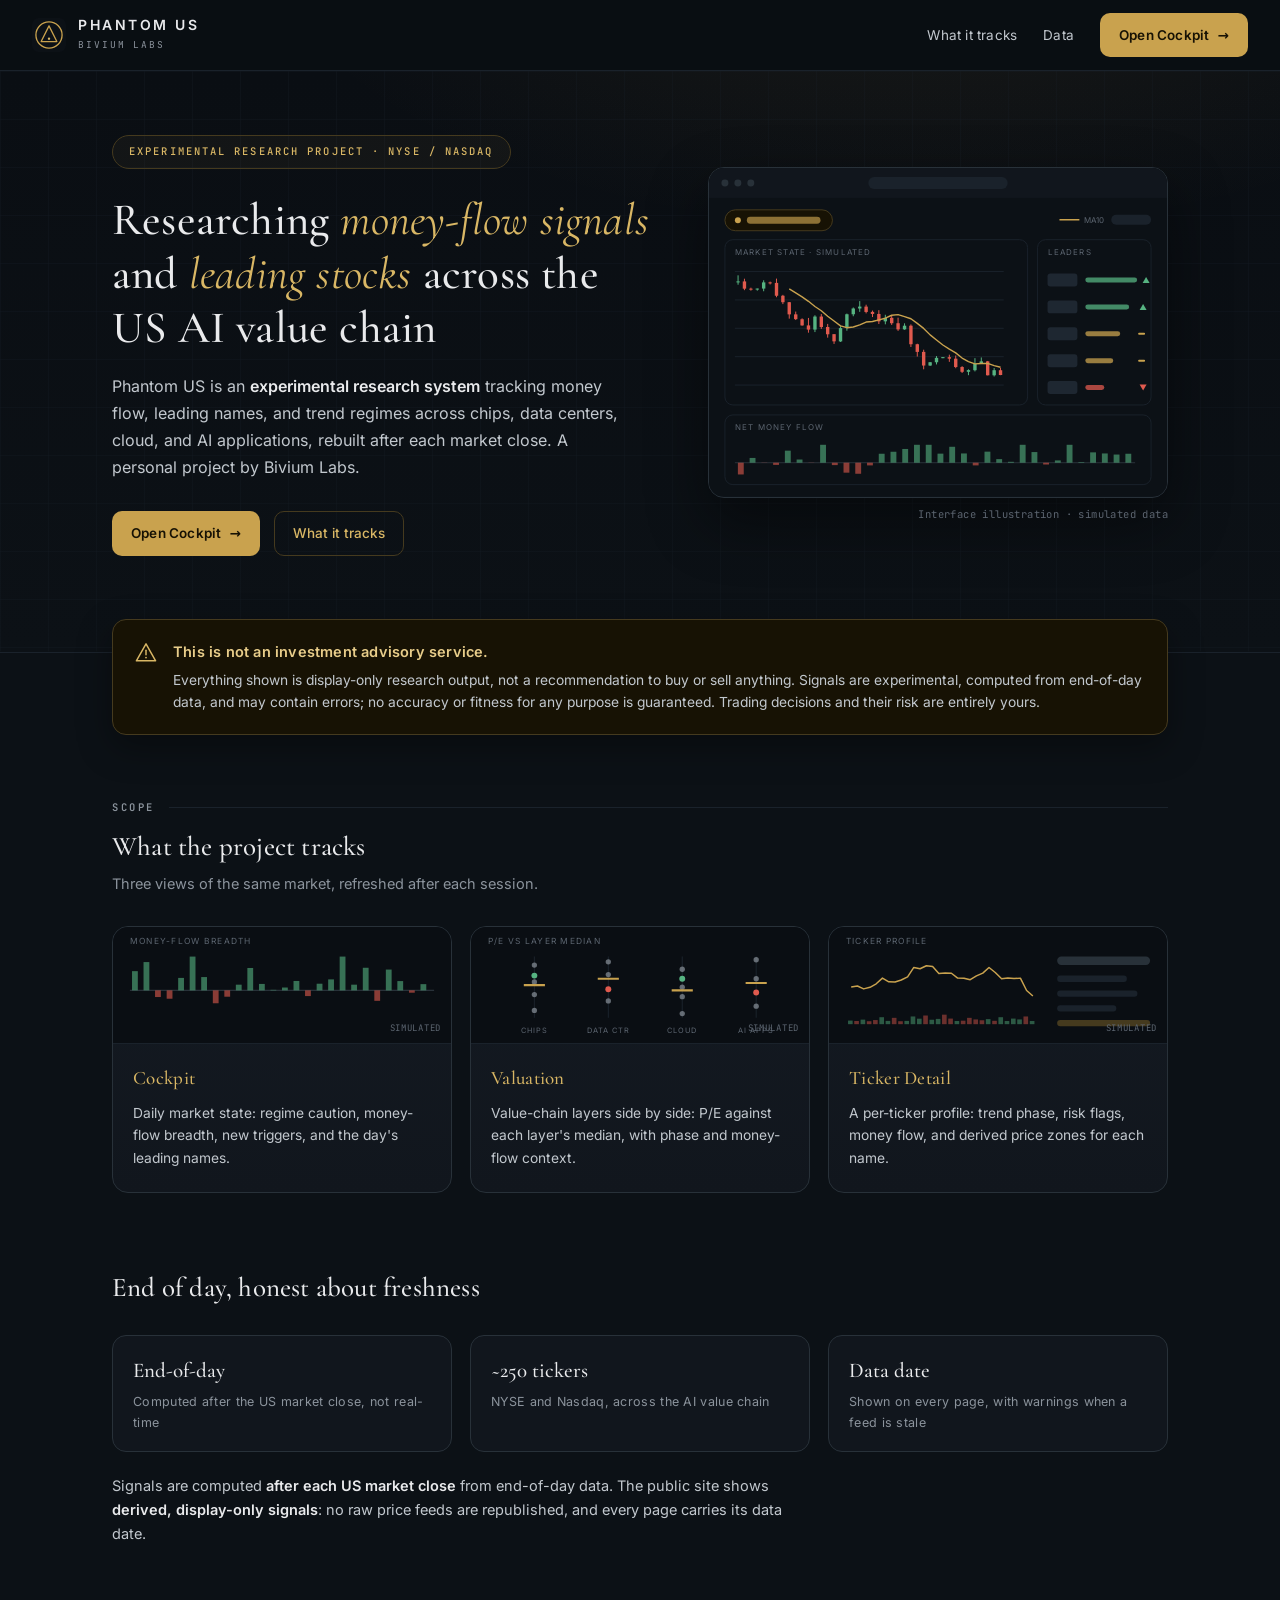
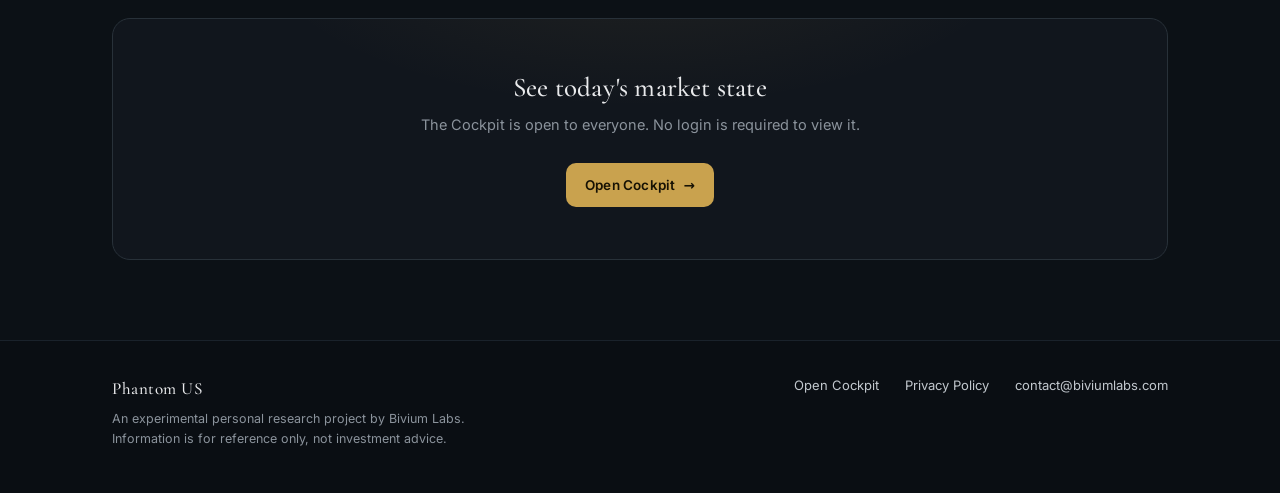
<file: index.html>
<!doctype html>
<!--
  `/` is the STATIC intro / disclosure landing page (self-contained: inline CSS, inline
  SVG, no app.js/style.css dependency). The cockpit SPA lives at /cockpit (cockpit.html).

  Why this page exists (mirrors the VN landing, 2026-07-21): the front door of an
  experimental personal research project must say "what this is + not investment advice"
  BEFORE inviting anyone into the signal cockpit. Disclosure-first, not growth marketing:
  no signup CTA, no pricing, no "free" claim, no testimonials.

  DERIVED-ONLY / D3 licensing: every "chart" below is an inline SVG with SIMULATED
  random-walk data and a visible "simulated" caption. NEVER wire a real data feed or real
  price levels into this page. Generator: scratchpad gen_charts_us.py (change seed to
  reshape, then splice the fragments back in).

  Fonts are the same self-hosted woff2 files the cockpit uses (only same-origin requests).
-->
<html lang="en">
<head>
  <meta charset="utf-8" />
  <meta name="viewport" content="width=device-width, initial-scale=1" />

  <title>Phantom US · AI &amp; Tech Stock Signal Research | Bivium Labs</title>
  <meta name="description" content="Experimental research on money-flow signals and leading US AI &amp; tech stocks: chips, data centers, cloud, AI apps. End-of-day, display-only. Not investment advice." />
  <link rel="canonical" href="https://us.biviumlabs.com/" />
  <meta name="robots" content="index, follow, max-image-preview:large" />
  <meta name="theme-color" content="#0C1116" />
  <meta name="application-name" content="Phantom US" />

  <meta property="og:type" content="website" />
  <meta property="og:site_name" content="Phantom US" />
  <meta property="og:title" content="Phantom US · AI &amp; Tech Stock Signal Research | Bivium Labs" />
  <meta property="og:description" content="Experimental research on money-flow signals and leading US AI &amp; tech stocks: chips, data centers, cloud, AI apps. End-of-day, display-only. Not investment advice." />
  <meta property="og:url" content="https://us.biviumlabs.com/" />
  <meta property="og:locale" content="en_US" />
  <meta property="og:image" content="https://us.biviumlabs.com/og-image.png" />
  <meta property="og:image:type" content="image/png" />
  <meta property="og:image:width" content="1200" />
  <meta property="og:image:height" content="630" />
  <meta property="og:image:alt" content="Phantom US: research signals for US AI and tech stocks" />

  <meta name="twitter:card" content="summary_large_image" />
  <meta name="twitter:title" content="Phantom US · AI &amp; Tech Stock Signal Research | Bivium Labs" />
  <meta name="twitter:description" content="Experimental research on money-flow signals and leading US AI &amp; tech stocks. End-of-day, display-only. Not investment advice." />
  <meta name="twitter:image" content="https://us.biviumlabs.com/og-image.png" />

  <link rel="icon" type="image/svg+xml" href="favicon.svg" />
  <link rel="apple-touch-icon" href="favicon.svg" />
  <link rel="preload" href="inter-latin.woff2" as="font" type="font/woff2" crossorigin />
  <link rel="preload" href="jetbrains-mono-variable-latin.woff2" as="font" type="font/woff2" crossorigin />
  <link rel="preload" href="cormorant-garamond-normal-500-latin.woff2" as="font" type="font/woff2" crossorigin />
  <link rel="preload" href="cormorant-garamond-italic-400-latin.woff2" as="font" type="font/woff2" crossorigin />

  <script type="application/ld+json">
  {
    "@context": "https://schema.org",
    "@type": "WebSite",
    "name": "Phantom US",
    "url": "https://us.biviumlabs.com/",
    "description": "Experimental research on money-flow signals and leading US AI & tech stocks: chips, data centers, cloud, AI apps. End-of-day, display-only. Not investment advice.",
    "inLanguage": "en-US"
  }
  </script>

  <style>
    @font-face {
      font-family: 'Inter'; font-style: normal; font-weight: 100 900; font-display: swap;
      src: url('inter-latin.woff2') format('woff2');
    }
    @font-face {
      font-family: 'JetBrains Mono'; font-style: normal; font-weight: 100 800; font-display: swap;
      src: url('jetbrains-mono-variable-latin.woff2') format('woff2');
    }
    @font-face {
      font-family: 'Cormorant Garamond'; font-style: normal; font-weight: 500; font-display: swap;
      src: url('cormorant-garamond-normal-500-latin.woff2') format('woff2');
    }
    @font-face {
      font-family: 'Cormorant Garamond'; font-style: italic; font-weight: 400; font-display: swap;
      src: url('cormorant-garamond-italic-400-latin.woff2') format('woff2');
    }

    :root{
      --bg:#0C1116; --bg-2:#0A0E13; --panel:#11161D; --panel-2:#141A22;
      --line:#283139; --hair:#1A222B;
      --txt:#E9EAEC; --sub:#C2C8CE; --mut:#8B939C; --dim:#5C6570;
      --gold:#C9A24E; --gold-2:#D9B765; --gold-3:#E8CD8A;
      --gold-bg:#171204; --gold-edge:#453A1E;
      --green:#56B381; --red:#E05A4E;
      --ui:'Inter',system-ui,-apple-system,'Segoe UI',Roboto,sans-serif;
      --mono:'JetBrains Mono',Consolas,Menlo,monospace;
      --voice:'Cormorant Garamond',Georgia,'Times New Roman',serif;
    }
    *{box-sizing:border-box;margin:0;padding:0}
    body{
      background:var(--bg);color:var(--txt);font-family:var(--ui);
      min-height:100vh;line-height:1.65;font-size:15px;
      -webkit-font-smoothing:antialiased;text-rendering:optimizeLegibility;
    }
    ::selection{background:rgba(201,162,78,.28)}
    a{color:var(--gold-2)}
    a:focus-visible,.cta:focus-visible,.cta-ghost:focus-visible{
      outline:2px solid var(--gold-2);outline-offset:3px;border-radius:4px;
    }
    .skip-link{
      position:absolute;left:-9999px;top:0;z-index:50;background:var(--gold);color:#171204;
      padding:8px 16px;border-radius:0 0 8px 0;font-weight:600;text-decoration:none;
    }
    .skip-link:focus{left:0}

    .topbar{
      position:sticky;top:0;z-index:20;
      display:flex;align-items:center;justify-content:space-between;gap:14px;
      padding:13px 32px;border-bottom:1px solid var(--hair);
      background:rgba(10,14,19,.88);backdrop-filter:blur(10px);-webkit-backdrop-filter:blur(10px);
    }
    .brand{display:flex;align-items:center;gap:12px;text-decoration:none;color:inherit}
    .brand-name{
      font-family:var(--ui);font-size:14px;font-weight:600;letter-spacing:.18em;
      text-transform:uppercase;color:var(--txt);line-height:1.2;
    }
    .brand-sub{font-family:var(--mono);font-size:9.5px;letter-spacing:.2em;color:var(--mut);margin-top:3px}
    .topnav{display:flex;align-items:center;gap:26px}
    .topnav .nav-link{font-size:13.5px;color:var(--sub);text-decoration:none;letter-spacing:.2px}
    .topnav .nav-link:hover{color:var(--gold-2)}
    .cta{
      display:inline-flex;align-items:center;gap:8px;white-space:nowrap;
      background:var(--gold);color:#171204;border-radius:10px;
      padding:10px 18px;font-size:13.5px;font-weight:600;letter-spacing:.2px;
      text-decoration:none;border:1px solid transparent;
      transition:background .15s ease,transform .15s ease,box-shadow .15s ease;
    }
    .cta:hover{background:var(--gold-2);box-shadow:0 4px 18px rgba(201,162,78,.22);transform:translateY(-1px)}
    .cta:active{transform:translateY(0) scale(.98)}
    .cta .arr{transition:transform .15s ease}
    .cta:hover .arr{transform:translateX(3px)}
    .cta-ghost{
      display:inline-flex;align-items:center;gap:8px;white-space:nowrap;
      background:transparent;color:var(--gold-2);border:1px solid var(--gold-edge);
      border-radius:10px;padding:10px 18px;font-size:13.5px;font-weight:500;text-decoration:none;
      transition:border-color .15s ease,background .15s ease;
    }
    .cta-ghost:hover{border-color:var(--gold);background:rgba(201,162,78,.06)}

    /* Hero: split, text left / simulated preview right */
    .hero{
      position:relative;overflow:hidden;border-bottom:1px solid var(--hair);
      background:
        radial-gradient(1000px 480px at 72% -160px, rgba(201,162,78,.09), transparent 68%),
        linear-gradient(180deg, var(--bg-2) 0%, var(--bg) 100%);
    }
    .hero-grid-bg{position:absolute;inset:0;opacity:.5;pointer-events:none}
    .hero-in{
      position:relative;max-width:1120px;margin:0 auto;padding:64px 32px 96px;
      display:grid;grid-template-columns:minmax(0,1fr) minmax(0,460px);gap:56px;align-items:center;
    }
    .eyebrow{
      display:inline-flex;align-items:center;
      font-family:var(--mono);font-size:10.5px;font-weight:500;letter-spacing:.2em;
      color:var(--gold-2);border:1px solid var(--gold-edge);border-radius:100px;
      padding:7px 16px;background:rgba(201,162,78,.05);text-transform:uppercase;
    }
    h1{
      font-family:var(--voice);font-size:clamp(31px,4.2vw,45px);font-weight:500;
      color:var(--txt);line-height:1.2;letter-spacing:.2px;margin-top:24px;
    }
    h1 em{font-style:italic;font-weight:400;color:var(--gold-2);padding-bottom:2px}
    .lede{font-size:16px;color:var(--sub);max-width:520px;margin-top:18px;line-height:1.7}
    .lede strong{color:var(--txt);font-weight:600}
    .hero-cta{margin-top:30px;display:flex;gap:14px;flex-wrap:wrap}

    .shot{
      border:1px solid var(--line);border-radius:16px;overflow:hidden;
      background:var(--panel);box-shadow:0 24px 60px rgba(0,0,0,.45);
    }
    .shot svg{display:block;width:100%;height:auto}
    .shot-cap{font-family:var(--mono);font-size:10.5px;color:var(--dim);letter-spacing:.4px;text-align:right;margin-top:8px}

    /* Disclosure card: first thing after the hero, overlapping it */
    .disclosure-wrap{max-width:1120px;margin:0 auto;padding:0 32px}
    .disclosure{
      display:flex;gap:16px;align-items:flex-start;
      background:var(--gold-bg);border:1px solid var(--gold-edge);
      border-radius:14px;padding:20px 22px;margin-top:-34px;position:relative;z-index:5;
      box-shadow:0 12px 34px rgba(0,0,0,.35);
    }
    .disclosure svg{flex:0 0 auto;margin-top:2px}
    .disclosure-title{font-weight:600;font-size:14.5px;color:var(--gold-3);letter-spacing:.2px}
    .disclosure p{font-size:13.8px;color:var(--sub);margin-top:5px;line-height:1.65}

    .section{max-width:1120px;margin:0 auto;padding:64px 32px 0}
    .sec-label{
      font-family:var(--mono);font-size:10.5px;font-weight:600;letter-spacing:.24em;color:var(--mut);
      text-transform:uppercase;display:flex;align-items:center;gap:14px;
    }
    .sec-label::after{content:"";flex:1;height:1px;background:var(--hair)}
    h2{
      font-family:var(--voice);font-size:27px;font-weight:500;color:var(--txt);
      margin:14px 0 8px;letter-spacing:.2px;line-height:1.25;
    }
    .sec-sub{color:var(--mut);font-size:14.5px;max-width:620px}

    .cards{display:grid;grid-template-columns:repeat(3,1fr);gap:18px;margin-top:30px}
    .card{
      background:linear-gradient(180deg,var(--panel-2),var(--panel));
      border:1px solid var(--line);border-radius:16px;overflow:hidden;
      transition:border-color .18s ease,transform .18s ease,box-shadow .18s ease;
    }
    .card:hover{border-color:var(--gold-edge);transform:translateY(-3px);box-shadow:0 14px 30px rgba(0,0,0,.32)}
    .card-fig{position:relative;border-bottom:1px solid var(--hair);background:var(--bg-2)}
    .card-fig svg{display:block;width:100%;height:auto}
    .fig-cap{
      position:absolute;right:10px;bottom:7px;font-family:var(--mono);
      font-size:9px;letter-spacing:.08em;color:var(--dim);text-transform:uppercase;
    }
    .card-body{padding:18px 20px 22px}
    .card h3{font-family:var(--voice);font-size:19px;font-weight:500;color:var(--gold-2);letter-spacing:.3px}
    .card p{font-size:13.8px;color:var(--sub);margin-top:8px;line-height:1.65}

    .facts{display:grid;grid-template-columns:repeat(3,1fr);gap:18px;margin-top:30px}
    .fact{border:1px solid var(--line);border-radius:14px;padding:18px 20px;background:var(--panel)}
    .fact-k{font-family:var(--voice);font-size:21px;color:var(--txt);font-weight:500}
    .fact-v{font-size:12.5px;color:var(--mut);margin-top:4px;letter-spacing:.3px}
    .data-note{margin-top:22px;font-size:14.5px;color:var(--sub);max-width:680px}
    .data-note strong{color:var(--txt);font-weight:600}

    .closing{max-width:1120px;margin:72px auto 0;padding:0 32px}
    .closing-in{
      border:1px solid var(--line);border-radius:18px;text-align:center;
      padding:52px 32px;position:relative;overflow:hidden;
      background:
        radial-gradient(560px 240px at 50% -80px, rgba(201,162,78,.09), transparent 70%),
        var(--panel);
    }
    .closing h2{margin-top:0}
    .closing p{color:var(--mut);font-size:14.5px;max-width:520px;margin:8px auto 26px}

    footer{border-top:1px solid var(--hair);margin-top:80px;background:var(--bg-2)}
    .foot-in{
      max-width:1120px;margin:0 auto;padding:34px 32px 44px;
      display:flex;justify-content:space-between;gap:24px;flex-wrap:wrap;align-items:flex-start;
    }
    .foot-brand{font-family:var(--voice);font-size:17px;color:var(--txt);letter-spacing:.5px}
    .foot-tag{font-size:12.5px;color:var(--mut);margin-top:6px;max-width:360px;line-height:1.6}
    .foot-links{display:flex;gap:26px;flex-wrap:wrap}
    .foot-links a{font-size:13px;color:var(--sub);text-decoration:none}
    .foot-links a:hover{color:var(--gold-2);text-decoration:underline;text-underline-offset:3px}

    @media(prefers-reduced-motion:reduce){*{transition:none!important;animation:none!important}}
    @media(max-width:980px){
      .hero-in{grid-template-columns:1fr;gap:36px;padding-bottom:80px}
      .shot{max-width:560px}
    }
    @media(max-width:860px){.cards,.facts{grid-template-columns:1fr 1fr}}
    @media(max-width:640px){
      .topbar{padding:12px 18px}
      .topnav .nav-link{display:none}
      .hero-in{padding:48px 20px 76px}
      .disclosure-wrap,.section,.closing{padding-left:20px;padding-right:20px}
      .disclosure{flex-direction:column;gap:10px}
      .cards,.facts{grid-template-columns:1fr}
      .section{padding-top:52px}
      .foot-in{padding:28px 20px 38px}
    }
  </style>
</head>
<body>

  <a class="skip-link" href="#main">Skip to content</a>

  <header class="topbar">
    <a class="brand" href="/">
      <svg width="34" height="34" viewBox="0 0 26 26" aria-hidden="true" style="flex:0 0 auto;display:block">
        <rect x="0" y="0" width="26" height="26" rx="5" fill="#0C1116"></rect>
        <circle cx="13" cy="13" r="10" fill="none" stroke="#C9A24E" stroke-width="1"></circle>
        <polygon points="13,6 19,18 7,18" fill="none" stroke="#C9A24E" stroke-width="1" stroke-linejoin="round" stroke-linecap="round"></polygon>
        <circle cx="13" cy="15.8" r="0.9" fill="#D9B765"></circle>
      </svg>
      <span>
        <span class="brand-name" style="display:block">Phantom US</span>
        <span class="brand-sub" style="display:block">BIVIUM LABS</span>
      </span>
    </a>
    <nav class="topnav" aria-label="Main navigation">
      <a class="nav-link" href="#scope">What it tracks</a>
      <a class="nav-link" href="#data">Data</a>
      <a class="cta" href="/cockpit">Open Cockpit <span class="arr" aria-hidden="true">→</span></a>
    </nav>
  </header>

  <section class="hero" aria-labelledby="hero-h1">
    <svg class="hero-grid-bg" aria-hidden="true" width="100%" height="100%" preserveAspectRatio="none">
      <defs>
        <pattern id="grid" width="48" height="48" patternUnits="userSpaceOnUse">
          <path d="M48 0H0V48" fill="none" stroke="#1A222B" stroke-width="1"/>
        </pattern>
      </defs>
      <rect width="100%" height="100%" fill="url(#grid)"/>
    </svg>
    <div class="hero-in">
      <div>
        <span class="eyebrow">Experimental research project · NYSE / Nasdaq</span>
        <h1 id="hero-h1">Researching <em>money-flow signals</em> and <em>leading stocks</em> across the US AI value chain</h1>
        <p class="lede">Phantom US is an <strong>experimental research system</strong> tracking money flow,
          leading names, and trend regimes across chips, data centers, cloud, and AI applications,
          rebuilt after each market close. A personal project by Bivium Labs.</p>
        <div class="hero-cta">
          <a class="cta" href="/cockpit">Open Cockpit <span class="arr" aria-hidden="true">→</span></a>
          <a class="cta-ghost" href="#scope">What it tracks</a>
        </div>
      </div>
      <div>
        <div class="shot" role="img" aria-label="Stylized illustration of the Phantom US cockpit interface, drawn with simulated data">
          <svg viewBox="0 0 460 330" aria-hidden="true">
            <rect width="460" height="330" fill="#0C1116"/>
            <rect width="460" height="30" fill="#11161D"/>
            <circle cx="16" cy="15" r="3.5" fill="#283139"/><circle cx="29" cy="15" r="3.5" fill="#283139"/><circle cx="42" cy="15" r="3.5" fill="#283139"/>
            <rect x="160" y="9" width="140" height="12" rx="6" fill="#1A222B"/>
            <!-- header: regime chip + MA legend -->
            <rect x="16" y="42" width="108" height="21" rx="10.5" fill="#171204" stroke="#453A1E"/>
            <circle cx="29" cy="52.5" r="3" fill="#C9A24E"/>
            <rect x="38" y="49" width="74" height="7" rx="3.5" fill="#8D7135"/>
            <line x1="352" y1="52" x2="372" y2="52" stroke="#C9A24E" stroke-width="1.6"/>
            <text x="377" y="55" fill="#5C6570" font-family="Inter,sans-serif" font-size="8">MA10</text>
            <rect x="404" y="47" width="40" height="10" rx="5" fill="#1A222B"/>
            <!-- market-state panel (simulated random walk) -->
            <rect x="16" y="72" width="304" height="166" rx="8" fill="#0C1116" stroke="#1A222B"/>
            <text x="26" y="87" fill="#5C6570" font-family="Inter,sans-serif" font-size="8" letter-spacing="1.2">MARKET STATE · SIMULATED</text>
<line x1="26" y1="104.0" x2="296" y2="104.0" stroke="#1A222B" stroke-width="1"/>
<line x1="26" y1="132.5" x2="296" y2="132.5" stroke="#1A222B" stroke-width="1"/>
<line x1="26" y1="161.0" x2="296" y2="161.0" stroke="#1A222B" stroke-width="1"/>
<line x1="26" y1="189.5" x2="296" y2="189.5" stroke="#1A222B" stroke-width="1"/>
<line x1="26" y1="218.0" x2="296" y2="218.0" stroke="#1A222B" stroke-width="1"/>
<line x1="29.2" y1="107.8" x2="29.2" y2="117.2" stroke="#56B381" stroke-width="1"/>
<rect x="27.5" y="113.9" width="3.4" height="1.0" fill="#56B381"/>
<line x1="35.6" y1="111.2" x2="35.6" y2="122.7" stroke="#E05A4E" stroke-width="1"/>
<rect x="33.9" y="113.9" width="3.4" height="7.3" fill="#E05A4E"/>
<line x1="42.1" y1="120.2" x2="42.1" y2="123.2" stroke="#E05A4E" stroke-width="1"/>
<rect x="40.4" y="121.2" width="3.4" height="1.0" fill="#E05A4E"/>
<line x1="48.5" y1="121.1" x2="48.5" y2="123.2" stroke="#56B381" stroke-width="1"/>
<rect x="46.8" y="121.1" width="3.4" height="1.0" fill="#56B381"/>
<line x1="54.9" y1="112.8" x2="54.9" y2="123.8" stroke="#56B381" stroke-width="1"/>
<rect x="53.2" y="114.9" width="3.4" height="6.2" fill="#56B381"/>
<line x1="61.4" y1="114.1" x2="61.4" y2="117.0" stroke="#E05A4E" stroke-width="1"/>
<rect x="59.7" y="114.9" width="3.4" height="1.0" fill="#E05A4E"/>
<line x1="67.8" y1="111.1" x2="67.8" y2="129.8" stroke="#E05A4E" stroke-width="1"/>
<rect x="66.1" y="115.4" width="3.4" height="12.9" fill="#E05A4E"/>
<line x1="74.2" y1="127.4" x2="74.2" y2="136.7" stroke="#E05A4E" stroke-width="1"/>
<rect x="72.5" y="128.3" width="3.4" height="6.5" fill="#E05A4E"/>
<line x1="80.6" y1="134.6" x2="80.6" y2="151.3" stroke="#E05A4E" stroke-width="1"/>
<rect x="78.9" y="134.8" width="3.4" height="12.2" fill="#E05A4E"/>
<line x1="87.1" y1="144.2" x2="87.1" y2="152.7" stroke="#E05A4E" stroke-width="1"/>
<rect x="85.4" y="147.0" width="3.4" height="4.8" fill="#E05A4E"/>
<line x1="93.5" y1="151.0" x2="93.5" y2="158.4" stroke="#E05A4E" stroke-width="1"/>
<rect x="91.8" y="151.9" width="3.4" height="6.2" fill="#E05A4E"/>
<line x1="99.9" y1="150.6" x2="99.9" y2="165.4" stroke="#E05A4E" stroke-width="1"/>
<rect x="98.2" y="158.1" width="3.4" height="4.2" fill="#E05A4E"/>
<line x1="106.4" y1="147.9" x2="106.4" y2="164.8" stroke="#56B381" stroke-width="1"/>
<rect x="104.7" y="149.2" width="3.4" height="13.1" fill="#56B381"/>
<line x1="112.8" y1="146.7" x2="112.8" y2="161.6" stroke="#E05A4E" stroke-width="1"/>
<rect x="111.1" y="149.2" width="3.4" height="10.5" fill="#E05A4E"/>
<line x1="119.2" y1="156.6" x2="119.2" y2="170.4" stroke="#E05A4E" stroke-width="1"/>
<rect x="117.5" y="159.7" width="3.4" height="7.3" fill="#E05A4E"/>
<line x1="125.6" y1="166.9" x2="125.6" y2="176.7" stroke="#E05A4E" stroke-width="1"/>
<rect x="123.9" y="166.9" width="3.4" height="7.2" fill="#E05A4E"/>
<line x1="132.1" y1="158.9" x2="132.1" y2="174.7" stroke="#56B381" stroke-width="1"/>
<rect x="130.4" y="160.8" width="3.4" height="13.4" fill="#56B381"/>
<line x1="138.5" y1="146.2" x2="138.5" y2="163.4" stroke="#56B381" stroke-width="1"/>
<rect x="136.8" y="146.9" width="3.4" height="13.9" fill="#56B381"/>
<line x1="144.9" y1="140.1" x2="144.9" y2="148.9" stroke="#56B381" stroke-width="1"/>
<rect x="143.2" y="141.1" width="3.4" height="5.8" fill="#56B381"/>
<line x1="151.4" y1="133.7" x2="151.4" y2="144.5" stroke="#56B381" stroke-width="1"/>
<rect x="149.7" y="139.2" width="3.4" height="1.9" fill="#56B381"/>
<line x1="157.8" y1="137.3" x2="157.8" y2="146.0" stroke="#E05A4E" stroke-width="1"/>
<rect x="156.1" y="139.2" width="3.4" height="5.4" fill="#E05A4E"/>
<line x1="164.2" y1="143.2" x2="164.2" y2="149.7" stroke="#E05A4E" stroke-width="1"/>
<rect x="162.5" y="144.5" width="3.4" height="2.1" fill="#E05A4E"/>
<line x1="170.6" y1="142.8" x2="170.6" y2="156.7" stroke="#E05A4E" stroke-width="1"/>
<rect x="168.9" y="146.6" width="3.4" height="7.4" fill="#E05A4E"/>
<line x1="177.1" y1="147.4" x2="177.1" y2="157.0" stroke="#56B381" stroke-width="1"/>
<rect x="175.4" y="150.5" width="3.4" height="3.5" fill="#56B381"/>
<line x1="183.5" y1="148.4" x2="183.5" y2="157.6" stroke="#E05A4E" stroke-width="1"/>
<rect x="181.8" y="150.5" width="3.4" height="5.4" fill="#E05A4E"/>
<line x1="189.9" y1="150.3" x2="189.9" y2="163.6" stroke="#E05A4E" stroke-width="1"/>
<rect x="188.2" y="155.9" width="3.4" height="6.2" fill="#E05A4E"/>
<line x1="196.4" y1="156.0" x2="196.4" y2="162.5" stroke="#56B381" stroke-width="1"/>
<rect x="194.7" y="158.4" width="3.4" height="3.7" fill="#56B381"/>
<line x1="202.8" y1="157.1" x2="202.8" y2="179.8" stroke="#E05A4E" stroke-width="1"/>
<rect x="201.1" y="158.4" width="3.4" height="18.6" fill="#E05A4E"/>
<line x1="209.2" y1="176.5" x2="209.2" y2="189.4" stroke="#E05A4E" stroke-width="1"/>
<rect x="207.5" y="177.0" width="3.4" height="7.7" fill="#E05A4E"/>
<line x1="215.6" y1="182.5" x2="215.6" y2="202.2" stroke="#E05A4E" stroke-width="1"/>
<rect x="213.9" y="184.7" width="3.4" height="13.7" fill="#E05A4E"/>
<line x1="222.1" y1="194.9" x2="222.1" y2="198.8" stroke="#56B381" stroke-width="1"/>
<rect x="220.4" y="195.1" width="3.4" height="3.3" fill="#56B381"/>
<line x1="228.5" y1="188.9" x2="228.5" y2="197.3" stroke="#56B381" stroke-width="1"/>
<rect x="226.8" y="190.7" width="3.4" height="4.4" fill="#56B381"/>
<line x1="234.9" y1="189.8" x2="234.9" y2="191.0" stroke="#56B381" stroke-width="1"/>
<rect x="233.2" y="190.0" width="3.4" height="1.0" fill="#56B381"/>
<line x1="241.4" y1="187.5" x2="241.4" y2="194.7" stroke="#E05A4E" stroke-width="1"/>
<rect x="239.7" y="190.0" width="3.4" height="1.5" fill="#E05A4E"/>
<line x1="247.8" y1="188.3" x2="247.8" y2="201.1" stroke="#E05A4E" stroke-width="1"/>
<rect x="246.1" y="191.5" width="3.4" height="8.4" fill="#E05A4E"/>
<line x1="254.2" y1="199.0" x2="254.2" y2="205.9" stroke="#E05A4E" stroke-width="1"/>
<rect x="252.5" y="199.9" width="3.4" height="4.8" fill="#E05A4E"/>
<line x1="260.6" y1="202.2" x2="260.6" y2="208.1" stroke="#56B381" stroke-width="1"/>
<rect x="258.9" y="203.0" width="3.4" height="1.7" fill="#56B381"/>
<line x1="267.1" y1="191.0" x2="267.1" y2="204.3" stroke="#56B381" stroke-width="1"/>
<rect x="265.4" y="196.6" width="3.4" height="6.5" fill="#56B381"/>
<line x1="273.5" y1="190.3" x2="273.5" y2="196.7" stroke="#56B381" stroke-width="1"/>
<rect x="271.8" y="194.2" width="3.4" height="2.4" fill="#56B381"/>
<line x1="279.9" y1="193.8" x2="279.9" y2="208.3" stroke="#E05A4E" stroke-width="1"/>
<rect x="278.2" y="194.2" width="3.4" height="14.0" fill="#E05A4E"/>
<line x1="286.4" y1="200.9" x2="286.4" y2="209.4" stroke="#56B381" stroke-width="1"/>
<rect x="284.7" y="203.1" width="3.4" height="5.1" fill="#56B381"/>
<line x1="292.8" y1="200.8" x2="292.8" y2="208.1" stroke="#E05A4E" stroke-width="1"/>
<rect x="291.1" y="203.1" width="3.4" height="4.8" fill="#E05A4E"/>
<path d="M80.6 121.4 L87.1 125.5 L93.5 129.4 L99.9 133.9 L106.4 139.1 L112.8 143.4 L119.2 148.9 L125.6 153.7 L132.1 158.6 L138.5 160.4 L144.9 159.7 L151.4 157.6 L157.8 154.7 L164.2 154.2 L170.6 152.5 L177.1 150.9 L183.5 147.9 L189.9 147.3 L196.4 149.2 L202.8 151.4 L209.2 156.1 L215.6 161.1 L222.1 167.6 L228.5 172.8 L234.9 177.8 L241.4 182.0 L247.8 185.7 L254.2 190.9 L260.6 194.4 L267.1 196.7 L273.5 196.4 L279.9 196.3 L286.4 198.5 L292.8 200.1" fill="none" stroke="#C9A24E" stroke-width="1.4" stroke-linejoin="round"/>
            <!-- leaders panel (abstract rows) -->
            <rect x="330" y="72" width="114" height="166" rx="8" fill="#0C1116" stroke="#1A222B"/>
            <text x="340" y="87" fill="#5C6570" font-family="Inter,sans-serif" font-size="8" letter-spacing="1.2">LEADERS</text>
            <rect x="340" y="106" width="30" height="13" rx="3" fill="#1E2731"/><rect x="378" y="110" width="52" height="5" rx="2.5" fill="#56B381" opacity=".75"/><path d="M436 115.5 l3.5 -6 h-7 z" fill="#56B381" transform="rotate(180 437.5 112.5)"/>
            <rect x="340" y="133" width="30" height="13" rx="3" fill="#1E2731"/><rect x="378" y="137" width="44" height="5" rx="2.5" fill="#56B381" opacity=".75"/><path d="M436 136.5 l3.5 6 h-7 z" fill="#56B381"/>
            <rect x="340" y="160" width="30" height="13" rx="3" fill="#1E2731"/><rect x="378" y="164" width="35" height="5" rx="2.5" fill="#C9A24E" opacity=".75"/><rect x="431" y="165.5" width="7" height="2" rx="1" fill="#C9A24E"/>
            <rect x="340" y="187" width="30" height="13" rx="3" fill="#1E2731"/><rect x="378" y="191" width="28" height="5" rx="2.5" fill="#C9A24E" opacity=".75"/><rect x="431" y="192.5" width="7" height="2" rx="1" fill="#C9A24E"/>
            <rect x="340" y="214" width="30" height="13" rx="3" fill="#1E2731"/><rect x="378" y="218" width="19" height="5" rx="2.5" fill="#E05A4E" opacity=".75"/><path d="M436 223.5 l3.5 -6 h-7 z" fill="#E05A4E"/>
            <!-- net money-flow panel -->
            <rect x="16" y="248" width="428" height="70" rx="8" fill="#0C1116" stroke="#1A222B"/>
            <text x="26" y="263" fill="#5C6570" font-family="Inter,sans-serif" font-size="8" letter-spacing="1.2">NET MONEY FLOW</text>
            <line x1="26" y1="296" x2="428" y2="296" stroke="#283139" stroke-width="1"/>
<rect x="29.0" y="296.0" width="5.9" height="11.8" fill="#E05A4E" opacity="0.6"/>
<rect x="40.8" y="291.2" width="5.9" height="4.8" fill="#56B381" opacity="0.6"/>
<rect x="52.6" y="296.0" width="5.9" height="0.2" fill="#E05A4E" opacity="0.6"/>
<rect x="64.4" y="296.0" width="5.9" height="2.2" fill="#E05A4E" opacity="0.6"/>
<rect x="76.2" y="283.9" width="5.9" height="12.1" fill="#56B381" opacity="0.6"/>
<rect x="88.0" y="292.8" width="5.9" height="3.2" fill="#56B381" opacity="0.6"/>
<rect x="99.8" y="296.0" width="5.9" height="0.2" fill="#E05A4E" opacity="0.6"/>
<rect x="111.6" y="278.0" width="5.9" height="18.0" fill="#56B381" opacity="0.6"/>
<rect x="123.4" y="296.0" width="5.9" height="2.4" fill="#E05A4E" opacity="0.6"/>
<rect x="135.1" y="296.0" width="5.9" height="10.0" fill="#E05A4E" opacity="0.6"/>
<rect x="146.9" y="296.0" width="5.9" height="11.1" fill="#E05A4E" opacity="0.6"/>
<rect x="158.7" y="296.0" width="5.9" height="2.7" fill="#E05A4E" opacity="0.6"/>
<rect x="170.5" y="287.0" width="5.9" height="9.0" fill="#56B381" opacity="0.6"/>
<rect x="182.3" y="285.0" width="5.9" height="11.0" fill="#56B381" opacity="0.6"/>
<rect x="194.1" y="282.2" width="5.9" height="13.8" fill="#56B381" opacity="0.6"/>
<rect x="205.9" y="278.0" width="5.9" height="18.0" fill="#56B381" opacity="0.6"/>
<rect x="217.7" y="278.0" width="5.9" height="18.0" fill="#56B381" opacity="0.6"/>
<rect x="229.5" y="286.9" width="5.9" height="9.1" fill="#56B381" opacity="0.6"/>
<rect x="241.3" y="280.0" width="5.9" height="16.0" fill="#56B381" opacity="0.6"/>
<rect x="253.1" y="286.7" width="5.9" height="9.3" fill="#56B381" opacity="0.6"/>
<rect x="264.9" y="296.0" width="5.9" height="2.7" fill="#E05A4E" opacity="0.6"/>
<rect x="276.7" y="284.9" width="5.9" height="11.1" fill="#56B381" opacity="0.6"/>
<rect x="288.5" y="292.4" width="5.9" height="3.6" fill="#56B381" opacity="0.6"/>
<rect x="300.3" y="295.1" width="5.9" height="0.9" fill="#56B381" opacity="0.6"/>
<rect x="312.1" y="278.0" width="5.9" height="18.0" fill="#56B381" opacity="0.6"/>
<rect x="323.9" y="285.3" width="5.9" height="10.7" fill="#56B381" opacity="0.6"/>
<rect x="335.6" y="296.0" width="5.9" height="1.8" fill="#E05A4E" opacity="0.6"/>
<rect x="347.4" y="293.7" width="5.9" height="2.3" fill="#56B381" opacity="0.6"/>
<rect x="359.2" y="278.0" width="5.9" height="18.0" fill="#56B381" opacity="0.6"/>
<rect x="371.0" y="295.4" width="5.9" height="0.6" fill="#56B381" opacity="0.6"/>
<rect x="382.8" y="285.6" width="5.9" height="10.4" fill="#56B381" opacity="0.6"/>
<rect x="394.6" y="286.7" width="5.9" height="9.3" fill="#56B381" opacity="0.6"/>
<rect x="406.4" y="287.8" width="5.9" height="8.2" fill="#56B381" opacity="0.6"/>
<rect x="418.2" y="287.0" width="5.9" height="9.0" fill="#56B381" opacity="0.6"/>
          </svg>
        </div>
        <div class="shot-cap">Interface illustration · simulated data</div>
      </div>
    </div>
  </section>

  <div class="disclosure-wrap">
    <div class="disclosure" role="note">
      <svg width="22" height="22" viewBox="0 0 24 24" fill="none" aria-hidden="true">
        <path d="M12 2L1.5 20.5h21L12 2z" stroke="var(--gold-2)" stroke-width="1.6" stroke-linejoin="round"/>
        <path d="M12 9v5" stroke="var(--gold-2)" stroke-width="1.6" stroke-linecap="round"/>
        <circle cx="12" cy="17" r="1" fill="var(--gold-2)"/>
      </svg>
      <div>
        <div class="disclosure-title">This is not an investment advisory service.</div>
        <p>Everything shown is display-only research output, not a recommendation to buy or sell
        anything. Signals are experimental, computed from end-of-day data, and may contain errors;
        no accuracy or fitness for any purpose is guaranteed. Trading decisions and their risk are
        entirely yours.</p>
      </div>
    </div>
  </div>

  <main id="main">
    <section class="section" id="scope" aria-labelledby="scope-h2">
      <div class="sec-label">Scope</div>
      <h2 id="scope-h2">What the project tracks</h2>
      <p class="sec-sub">Three views of the same market, refreshed after each session.</p>
      <div class="cards">
        <div class="card">
          <div class="card-fig">
            <svg viewBox="0 0 320 110" role="img" aria-label="Simulated money-flow breadth bars">
              <text x="16" y="16" fill="#5C6570" font-family="Inter,sans-serif" font-size="8" letter-spacing="1.2">MONEY-FLOW BREADTH</text>
<line x1="16" y1="60" x2="304" y2="60" stroke="#283139" stroke-width="1"/>
<rect x="18.0" y="41.8" width="5.5" height="18.2" fill="#56B381" opacity="0.6"/>
<rect x="28.9" y="33.2" width="5.5" height="26.8" fill="#56B381" opacity="0.6"/>
<rect x="39.8" y="60.0" width="5.5" height="6.3" fill="#E05A4E" opacity="0.6"/>
<rect x="50.8" y="60.0" width="5.5" height="7.9" fill="#E05A4E" opacity="0.6"/>
<rect x="61.7" y="48.2" width="5.5" height="11.8" fill="#56B381" opacity="0.6"/>
<rect x="72.6" y="28.0" width="5.5" height="32.0" fill="#56B381" opacity="0.6"/>
<rect x="83.5" y="47.4" width="5.5" height="12.6" fill="#56B381" opacity="0.6"/>
<rect x="94.5" y="60.0" width="5.5" height="12.2" fill="#E05A4E" opacity="0.6"/>
<rect x="105.4" y="60.0" width="5.5" height="6.0" fill="#E05A4E" opacity="0.6"/>
<rect x="116.3" y="54.6" width="5.5" height="5.4" fill="#56B381" opacity="0.6"/>
<rect x="127.2" y="38.8" width="5.5" height="21.2" fill="#56B381" opacity="0.6"/>
<rect x="138.2" y="53.9" width="5.5" height="6.1" fill="#56B381" opacity="0.6"/>
<rect x="149.1" y="59.5" width="5.5" height="0.5" fill="#56B381" opacity="0.6"/>
<rect x="160.0" y="57.3" width="5.5" height="2.7" fill="#56B381" opacity="0.6"/>
<rect x="170.9" y="51.1" width="5.5" height="8.9" fill="#56B381" opacity="0.6"/>
<rect x="181.8" y="60.0" width="5.5" height="5.4" fill="#E05A4E" opacity="0.6"/>
<rect x="192.8" y="53.7" width="5.5" height="6.3" fill="#56B381" opacity="0.6"/>
<rect x="203.7" y="49.6" width="5.5" height="10.4" fill="#56B381" opacity="0.6"/>
<rect x="214.6" y="28.0" width="5.5" height="32.0" fill="#56B381" opacity="0.6"/>
<rect x="225.5" y="54.6" width="5.5" height="5.4" fill="#56B381" opacity="0.6"/>
<rect x="236.5" y="38.6" width="5.5" height="21.4" fill="#56B381" opacity="0.6"/>
<rect x="247.4" y="60.0" width="5.5" height="9.9" fill="#E05A4E" opacity="0.6"/>
<rect x="258.3" y="40.3" width="5.5" height="19.7" fill="#56B381" opacity="0.6"/>
<rect x="269.2" y="51.2" width="5.5" height="8.8" fill="#56B381" opacity="0.6"/>
<rect x="280.2" y="60.0" width="5.5" height="2.2" fill="#E05A4E" opacity="0.6"/>
<rect x="291.1" y="54.1" width="5.5" height="5.9" fill="#56B381" opacity="0.6"/>
            </svg>
            <span class="fig-cap">Simulated</span>
          </div>
          <div class="card-body">
            <h3>Cockpit</h3>
            <p>Daily market state: regime caution, money-flow breadth, new triggers, and the day's leading names.</p>
          </div>
        </div>
        <div class="card">
          <div class="card-fig">
            <svg viewBox="0 0 320 110" role="img" aria-label="Simulated valuation dots per value-chain layer with median marks">
              <text x="16" y="16" fill="#5C6570" font-family="Inter,sans-serif" font-size="8" letter-spacing="1.2">P/E VS LAYER MEDIAN</text>
              <g stroke="#1A222B" stroke-width="1">
                <line x1="60" y1="28" x2="60" y2="86"/><line x1="130" y1="28" x2="130" y2="86"/>
                <line x1="200" y1="28" x2="200" y2="86"/><line x1="270" y1="28" x2="270" y2="86"/>
              </g>
              <g fill="#8B939C" opacity=".7">
                <circle cx="60" cy="36" r="2.5"/><circle cx="60" cy="52" r="2.5"/><circle cx="60" cy="64" r="2.5"/><circle cx="60" cy="79" r="2.5"/>
                <circle cx="130" cy="33" r="2.5"/><circle cx="130" cy="45" r="2.5"/><circle cx="130" cy="70" r="2.5"/>
                <circle cx="200" cy="40" r="2.5"/><circle cx="200" cy="57" r="2.5"/><circle cx="200" cy="66" r="2.5"/><circle cx="200" cy="82" r="2.5"/>
                <circle cx="270" cy="31" r="2.5"/><circle cx="270" cy="49" r="2.5"/><circle cx="270" cy="75" r="2.5"/>
              </g>
              <g fill="#56B381"><circle cx="60" cy="46" r="2.8"/><circle cx="200" cy="49" r="2.8"/></g>
              <g fill="#E05A4E"><circle cx="130" cy="59" r="2.8"/><circle cx="270" cy="62" r="2.8"/></g>
              <g stroke="#C9A24E" stroke-width="2">
                <line x1="50" y1="55" x2="70" y2="55"/><line x1="120" y1="49" x2="140" y2="49"/>
                <line x1="190" y1="60" x2="210" y2="60"/><line x1="260" y1="53" x2="280" y2="53"/>
              </g>
              <g fill="#5C6570" font-family="Inter,sans-serif" font-size="7" text-anchor="middle" letter-spacing="1">
                <text x="60" y="100">CHIPS</text><text x="130" y="100">DATA CTR</text>
                <text x="200" y="100">CLOUD</text><text x="270" y="100">AI APPS</text>
              </g>
            </svg>
            <span class="fig-cap">Simulated</span>
          </div>
          <div class="card-body">
            <h3>Valuation</h3>
            <p>Value-chain layers side by side: P/E against each layer's median, with phase and money-flow context.</p>
          </div>
        </div>
        <div class="card">
          <div class="card-fig">
            <svg viewBox="0 0 320 110" role="img" aria-label="Simulated per-ticker trend line with volume bars and profile fields">
              <text x="16" y="16" fill="#5C6570" font-family="Inter,sans-serif" font-size="8" letter-spacing="1.2">TICKER PROFILE</text>
<path d="M21.0 56.9 L26.9 55.9 L32.8 58.6 L38.8 57.1 L44.7 53.8 L50.6 48.4 L56.6 51.9 L62.5 52.0 L68.4 50.2 L74.4 47.2 L80.3 38.3 L86.2 39.5 L92.2 36.7 L98.1 37.4 L104.0 44.0 L110.0 43.5 L115.9 43.8 L121.8 48.4 L127.8 48.5 L133.7 49.9 L139.6 46.3 L145.6 43.7 L151.5 38.3 L157.4 43.1 L163.4 49.0 L169.3 48.2 L175.2 48.8 L181.2 48.4 L187.1 60.1 L193.0 65.3" fill="none" stroke="#C9A24E" stroke-width="1.4" stroke-linejoin="round"/>
<rect x="18.0" y="88.6" width="4.4" height="3.4" fill="#56B381" opacity="0.45"/>
<rect x="23.9" y="89.0" width="4.4" height="3.0" fill="#E05A4E" opacity="0.45"/>
<rect x="29.9" y="87.7" width="4.4" height="4.3" fill="#56B381" opacity="0.45"/>
<rect x="35.8" y="89.2" width="4.4" height="2.8" fill="#E05A4E" opacity="0.45"/>
<rect x="41.7" y="88.1" width="4.4" height="3.9" fill="#E05A4E" opacity="0.45"/>
<rect x="47.7" y="85.4" width="4.4" height="6.6" fill="#56B381" opacity="0.45"/>
<rect x="53.6" y="88.9" width="4.4" height="3.1" fill="#56B381" opacity="0.45"/>
<rect x="59.5" y="86.0" width="4.4" height="6.0" fill="#E05A4E" opacity="0.45"/>
<rect x="65.5" y="89.2" width="4.4" height="2.8" fill="#E05A4E" opacity="0.45"/>
<rect x="71.4" y="88.9" width="4.4" height="3.1" fill="#56B381" opacity="0.45"/>
<rect x="77.3" y="84.7" width="4.4" height="7.3" fill="#56B381" opacity="0.45"/>
<rect x="83.3" y="86.8" width="4.4" height="5.2" fill="#56B381" opacity="0.45"/>
<rect x="89.2" y="83.8" width="4.4" height="8.2" fill="#E05A4E" opacity="0.45"/>
<rect x="95.1" y="87.8" width="4.4" height="4.2" fill="#56B381" opacity="0.45"/>
<rect x="101.1" y="87.0" width="4.4" height="5.0" fill="#56B381" opacity="0.45"/>
<rect x="107.0" y="83.0" width="4.4" height="9.0" fill="#E05A4E" opacity="0.45"/>
<rect x="112.9" y="86.7" width="4.4" height="5.3" fill="#E05A4E" opacity="0.45"/>
<rect x="118.9" y="89.0" width="4.4" height="3.0" fill="#56B381" opacity="0.45"/>
<rect x="124.8" y="88.7" width="4.4" height="3.3" fill="#E05A4E" opacity="0.45"/>
<rect x="130.7" y="86.0" width="4.4" height="6.0" fill="#E05A4E" opacity="0.45"/>
<rect x="136.7" y="87.5" width="4.4" height="4.5" fill="#E05A4E" opacity="0.45"/>
<rect x="142.6" y="88.3" width="4.4" height="3.7" fill="#E05A4E" opacity="0.45"/>
<rect x="148.5" y="87.2" width="4.4" height="4.8" fill="#56B381" opacity="0.45"/>
<rect x="154.5" y="88.8" width="4.4" height="3.2" fill="#E05A4E" opacity="0.45"/>
<rect x="160.4" y="85.4" width="4.4" height="6.6" fill="#56B381" opacity="0.45"/>
<rect x="166.3" y="89.0" width="4.4" height="3.0" fill="#56B381" opacity="0.45"/>
<rect x="172.3" y="86.7" width="4.4" height="5.3" fill="#56B381" opacity="0.45"/>
<rect x="178.2" y="87.5" width="4.4" height="4.5" fill="#56B381" opacity="0.45"/>
<rect x="184.1" y="84.7" width="4.4" height="7.3" fill="#E05A4E" opacity="0.45"/>
<rect x="190.1" y="89.0" width="4.4" height="3.0" fill="#56B381" opacity="0.45"/>
              <g>
                <rect x="216" y="28" width="88" height="8" rx="4" fill="#283139"/>
                <rect x="216" y="46" width="66" height="6" rx="3" fill="#1A222B"/>
                <rect x="216" y="60" width="76" height="6" rx="3" fill="#1A222B"/>
                <rect x="216" y="74" width="56" height="6" rx="3" fill="#1A222B"/>
                <rect x="216" y="88" width="88" height="6" rx="3" fill="#453A1E"/>
              </g>
            </svg>
            <span class="fig-cap">Simulated</span>
          </div>
          <div class="card-body">
            <h3>Ticker Detail</h3>
            <p>A per-ticker profile: trend phase, risk flags, money flow, and derived price zones for each name.</p>
          </div>
        </div>
      </div>
    </section>

    <section class="section" id="data" aria-labelledby="data-h2">
      <h2 id="data-h2">End of day, honest about freshness</h2>
      <div class="facts">
        <div class="fact">
          <div class="fact-k">End-of-day</div>
          <div class="fact-v">Computed after the US market close, not real-time</div>
        </div>
        <div class="fact">
          <div class="fact-k">~250 tickers</div>
          <div class="fact-v">NYSE and Nasdaq, across the AI value chain</div>
        </div>
        <div class="fact">
          <div class="fact-k">Data date</div>
          <div class="fact-v">Shown on every page, with warnings when a feed is stale</div>
        </div>
      </div>
      <p class="data-note">Signals are computed <strong>after each US market close</strong> from
        end-of-day data. The public site shows <strong>derived, display-only signals</strong>:
        no raw price feeds are republished, and every page carries its data date.</p>
    </section>

    <div class="closing">
      <div class="closing-in">
        <h2>See today's market state</h2>
        <p>The Cockpit is open to everyone. No login is required to view it.</p>
        <a class="cta" href="/cockpit">Open Cockpit <span class="arr" aria-hidden="true">→</span></a>
      </div>
    </div>
  </main>

  <footer>
    <div class="foot-in">
      <div>
        <div class="foot-brand">Phantom US</div>
        <div class="foot-tag">An experimental personal research project by Bivium Labs.
          Information is for reference only, not investment advice.</div>
      </div>
      <div class="foot-links">
        <a href="/cockpit">Open Cockpit</a>
        <a href="/privacy">Privacy Policy</a>
        <a href="mailto:contact@biviumlabs.com">contact@biviumlabs.com</a>
      </div>
    </div>
  </footer>

</body>
</html>
</file>
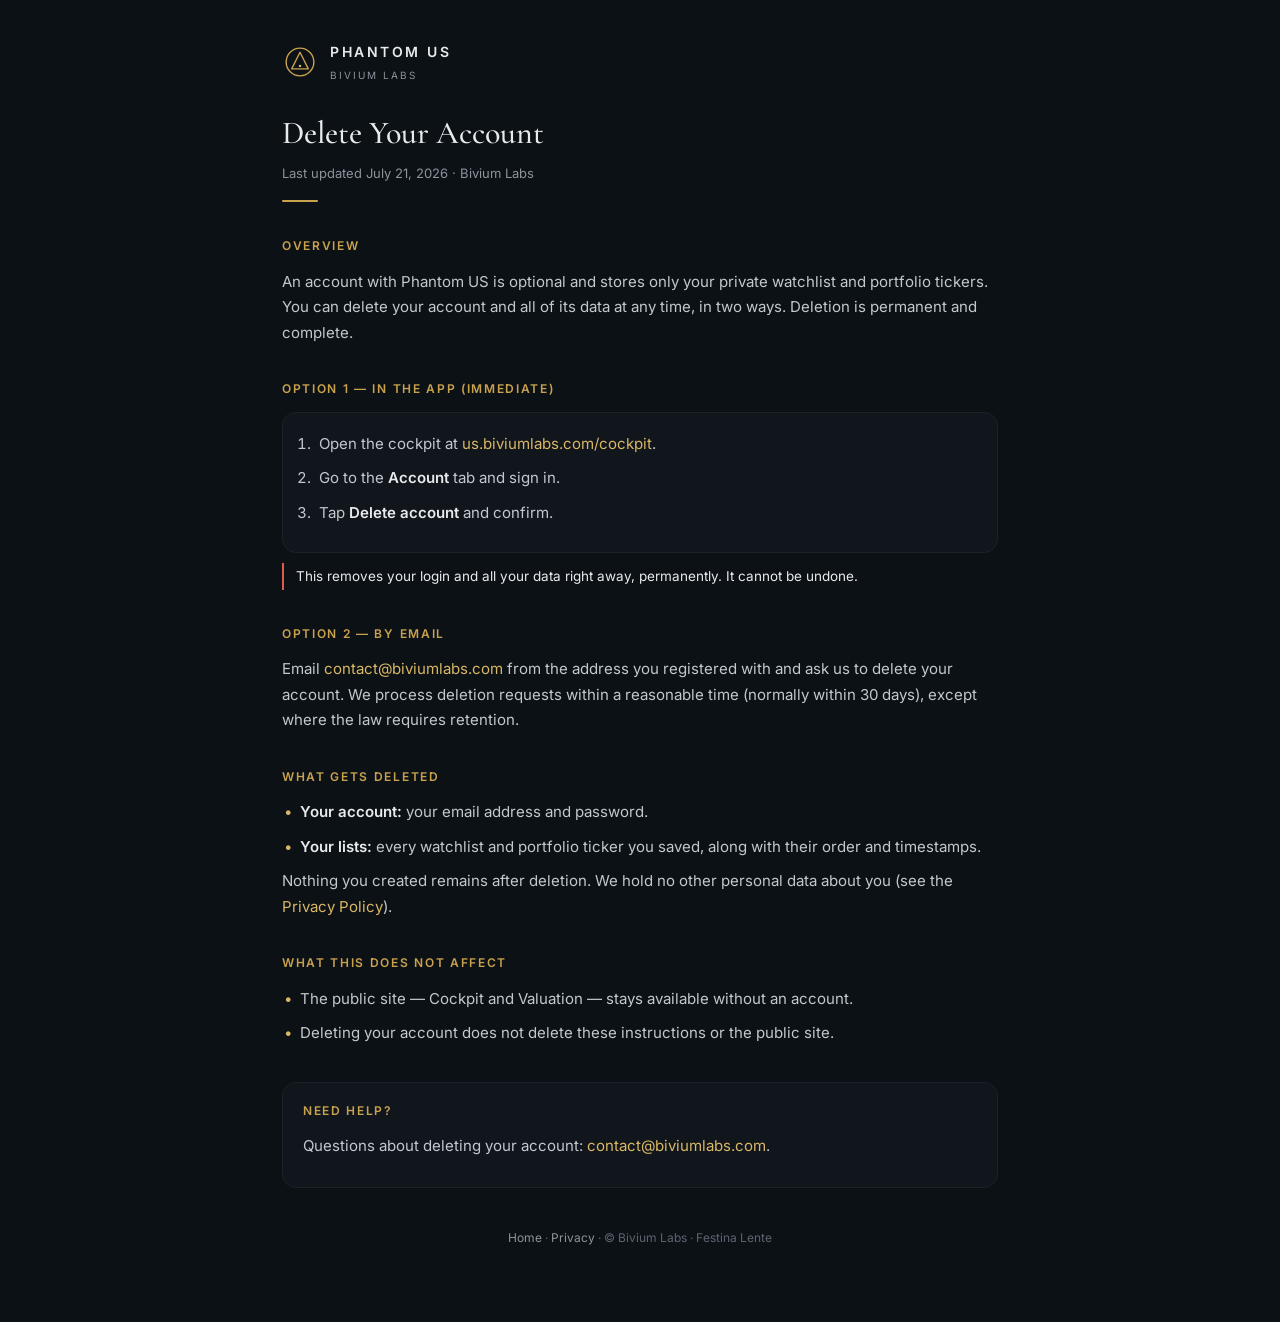
<file: delete-account.html>
<!doctype html>
<!--
  Account-deletion instructions for Phantom US (served extensionless at /delete-account
  on GitHub Pages). Self-contained like privacy.html: inline CSS, no app.js/style.css
  dependency, only same-origin self-hosted fonts. This is the public URL app stores
  (Google Play Data safety) require for account deletion. Written against what THIS app
  actually does: in-app self-serve delete (Account tab -> Delete account, which calls the
  server-side delete_account RPC and cascades tracked_items), plus an email fallback.
  Keep in sync with the app's real delete flow and privacy.html.
-->
<html lang="en">
<head>
  <meta charset="utf-8" />
  <meta name="viewport" content="width=device-width, initial-scale=1" />
  <title>Delete Your Account · Phantom US · Bivium Labs</title>
  <meta name="description" content="How to delete your Phantom US (Bivium Labs) account and all its data: self-serve in the app in seconds, or by email. Permanent and complete." />
  <link rel="canonical" href="https://us.biviumlabs.com/delete-account" />
  <meta name="robots" content="index, follow" />
  <meta name="theme-color" content="#0C1116" />
  <link rel="icon" type="image/svg+xml" href="favicon.svg" />
  <style>
    @font-face {
      font-family: 'Inter'; font-style: normal; font-weight: 100 900; font-display: swap;
      src: url('inter-latin.woff2') format('woff2');
    }
    @font-face {
      font-family: 'Cormorant Garamond'; font-style: normal; font-weight: 500; font-display: swap;
      src: url('cormorant-garamond-normal-500-latin.woff2') format('woff2');
    }
    :root {
      --bg: #0C1116; --panel: #11161D; --line: #283139; --hair: #1A222B;
      --txt: #E9EAEC; --sub: #C2C8CE; --mut: #8B939C; --dim: #5C6570;
      --gold: #C9A24E; --gold-2: #D9B765; --red: #E05A4E;
      --ui: 'Inter', system-ui, -apple-system, 'Segoe UI', Roboto, sans-serif;
      --voice: 'Cormorant Garamond', Georgia, 'Times New Roman', serif;
    }
    * { box-sizing: border-box; }
    html, body { margin: 0; background: var(--bg); }
    body {
      font-family: var(--ui); color: var(--sub);
      line-height: 1.7; font-size: 15px;
      -webkit-font-smoothing: antialiased;
    }
    ::selection { background: rgba(201,162,78,.28); }
    main { max-width: 760px; margin: 0 auto; padding: 40px 22px 64px; }
    .brand { display: flex; align-items: center; gap: 12px; margin-bottom: 30px; text-decoration: none; }
    .brand-name {
      font-family: var(--ui); font-size: 14px; font-weight: 600; letter-spacing: .18em;
      text-transform: uppercase; color: var(--txt);
    }
    .brand-sub { font-size: 10px; letter-spacing: .2em; color: var(--mut); margin-top: 3px; }
    h1 { font-family: var(--voice); font-weight: 500; font-size: 32px; color: var(--txt); margin: 0; line-height: 1.2; }
    .eff { color: var(--mut); font-size: 13px; margin: 10px 0 0; }
    .rule { width: 36px; height: 2px; background: var(--gold); border: 0; border-radius: 1px; margin: 16px 0 4px; }
    h2 {
      font-size: 12px; letter-spacing: .14em; color: var(--gold);
      text-transform: uppercase; font-weight: 600; font-family: var(--ui);
      margin: 34px 0 12px;
    }
    p { margin: 0 0 10px; }
    ul { margin: 0; padding: 0; list-style: none; }
    li { position: relative; padding-left: 18px; margin-bottom: 9px; }
    li::before { content: '•'; position: absolute; left: 2px; color: var(--gold-2); }
    ol { margin: 0; padding-left: 20px; }
    ol li { padding-left: 4px; margin-bottom: 9px; }
    ol li::before { content: none; }
    .steps {
      background: var(--panel); border: 1px solid var(--hair);
      border-radius: 14px; padding: 18px 20px 18px 8px; margin: 4px 0 6px;
    }
    .steps ol { padding-left: 24px; }
    .warn {
      margin-top: 10px; color: var(--txt); font-size: 13.5px;
      border-left: 2px solid var(--red); padding: 2px 0 2px 12px;
    }
    .contact {
      margin-top: 36px; background: var(--panel);
      border: 1px solid var(--hair); border-radius: 14px; padding: 18px 20px;
    }
    .contact h2 { margin-top: 0; }
    a { color: var(--gold-2); text-decoration: none; }
    a:hover { text-decoration: underline; }
    a:focus-visible { outline: 2px solid var(--gold-2); outline-offset: 3px; border-radius: 4px; }
    .foot { color: var(--dim); font-size: 12px; text-align: center; margin-top: 40px; }
    .foot a { color: var(--mut); }
    strong { color: var(--txt); font-weight: 600; }
  </style>
</head>
<body>
  <main>
    <a class="brand" href="/">
      <svg width="36" height="36" viewBox="0 0 26 26" aria-hidden="true">
        <rect x="0" y="0" width="26" height="26" rx="5" fill="#0C1116"></rect>
        <circle cx="13" cy="13" r="10" fill="none" stroke="#C9A24E" stroke-width="1"></circle>
        <polygon points="13,6 19,18 7,18" fill="none" stroke="#C9A24E" stroke-width="1" stroke-linejoin="round" stroke-linecap="round"></polygon>
        <circle cx="13" cy="15.8" r="0.9" fill="#D9B765"></circle>
      </svg>
      <span>
        <span class="brand-name" style="display:block">Phantom US</span>
        <span class="brand-sub" style="display:block">BIVIUM LABS</span>
      </span>
    </a>

    <h1>Delete Your Account</h1>
    <p class="eff">Last updated July 21, 2026 · Bivium Labs</p>
    <hr class="rule" />

    <h2>Overview</h2>
    <p>An account with Phantom US is optional and stores only your private watchlist and
    portfolio tickers. You can delete your account and all of its data at any time, in two
    ways. Deletion is permanent and complete.</p>

    <h2>Option 1 — In the app (immediate)</h2>
    <div class="steps">
      <ol>
        <li>Open the cockpit at
          <a href="https://us.biviumlabs.com/cockpit">us.biviumlabs.com/cockpit</a>.</li>
        <li>Go to the <strong>Account</strong> tab and sign in.</li>
        <li>Tap <strong>Delete account</strong> and confirm.</li>
      </ol>
    </div>
    <p class="warn">This removes your login and all your data right away, permanently. It
    cannot be undone.</p>

    <h2>Option 2 — By email</h2>
    <p>Email <a href="mailto:contact@biviumlabs.com?subject=Delete%20my%20Phantom%20US%20account">contact@biviumlabs.com</a>
    from the address you registered with and ask us to delete your account. We process
    deletion requests within a reasonable time (normally within 30 days), except where the
    law requires retention.</p>

    <h2>What gets deleted</h2>
    <ul>
      <li><strong>Your account:</strong> your email address and password.</li>
      <li><strong>Your lists:</strong> every watchlist and portfolio ticker you saved, along
        with their order and timestamps.</li>
    </ul>
    <p>Nothing you created remains after deletion. We hold no other personal data about you
    (see the <a href="/privacy">Privacy Policy</a>).</p>

    <h2>What this does not affect</h2>
    <ul>
      <li>The public site — Cockpit and Valuation — stays available without an account.</li>
      <li>Deleting your account does not delete these instructions or the public site.</li>
    </ul>

    <div class="contact">
      <h2>Need help?</h2>
      <p>Questions about deleting your account:
        <a href="mailto:contact@biviumlabs.com">contact@biviumlabs.com</a>.</p>
    </div>

    <p class="foot"><a href="/">Home</a> · <a href="/privacy">Privacy</a> · © Bivium Labs · Festina Lente</p>
  </main>
</body>
</html>
</file>
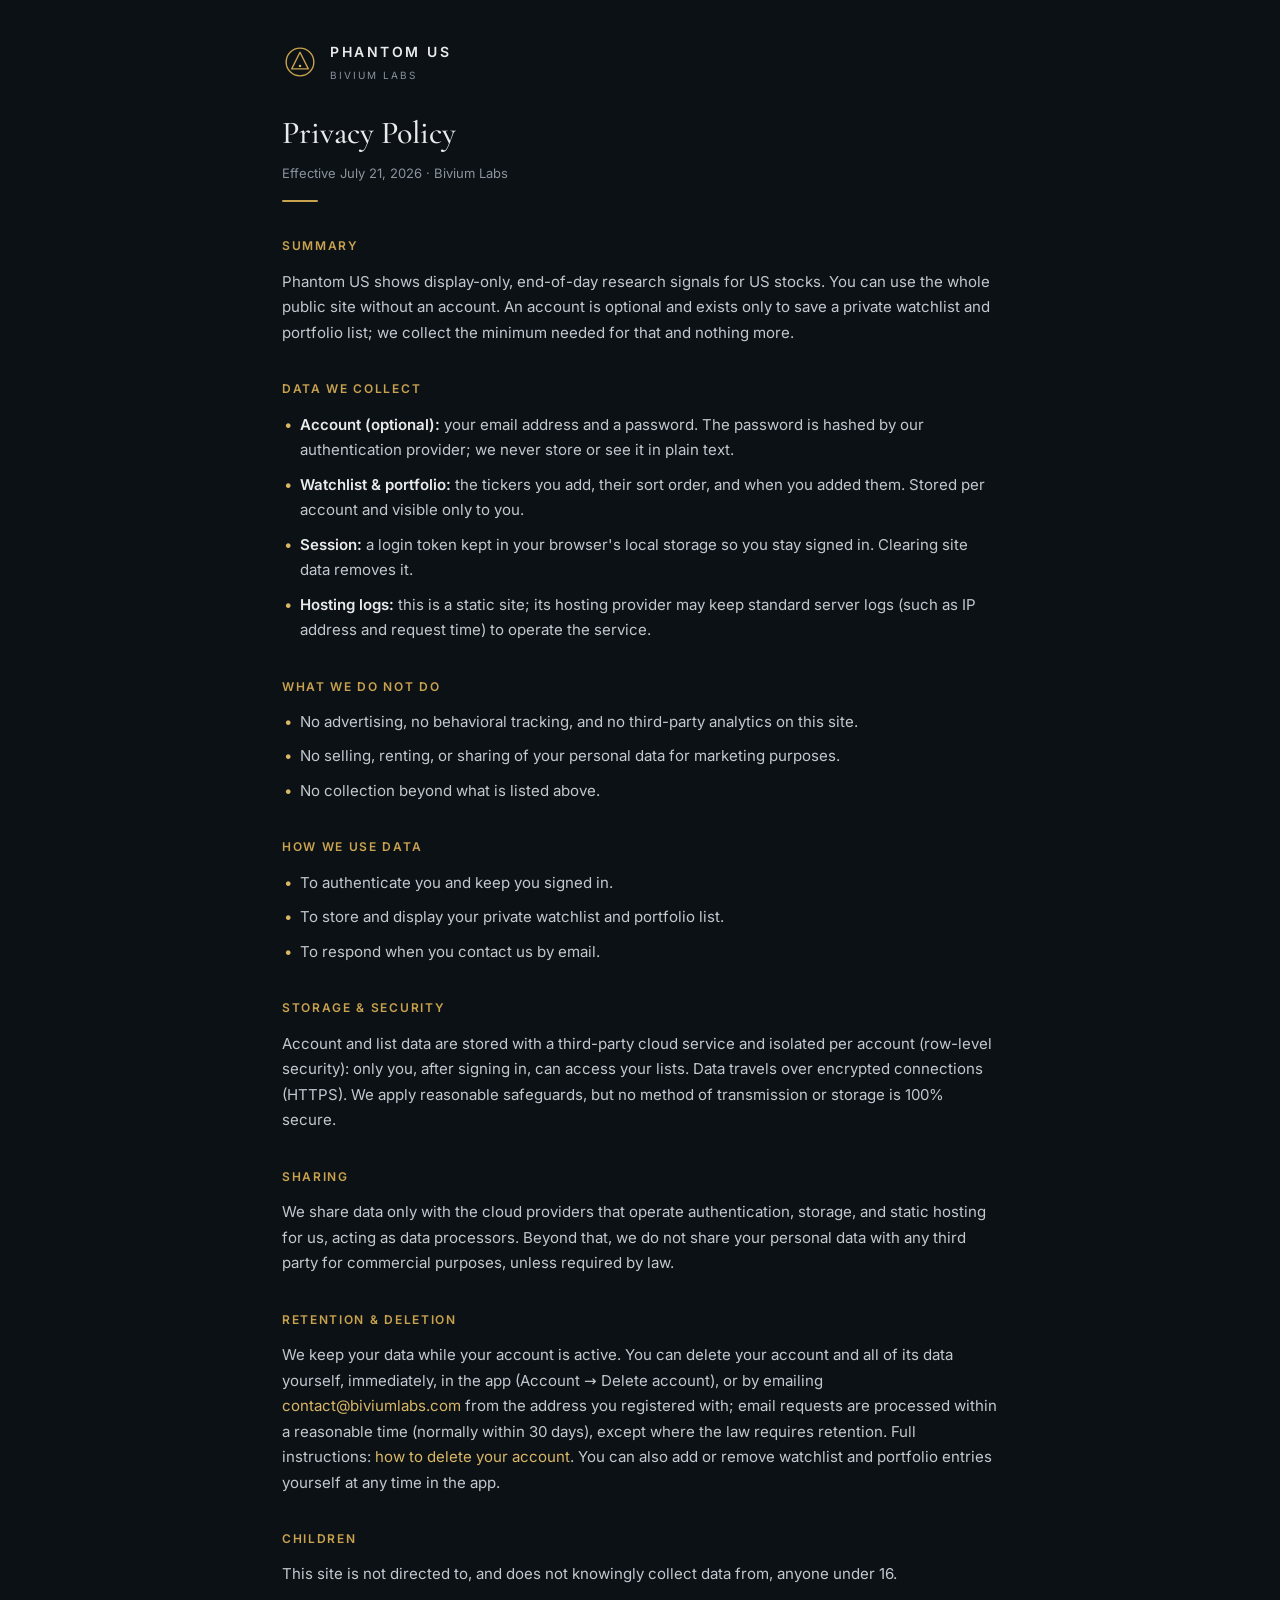
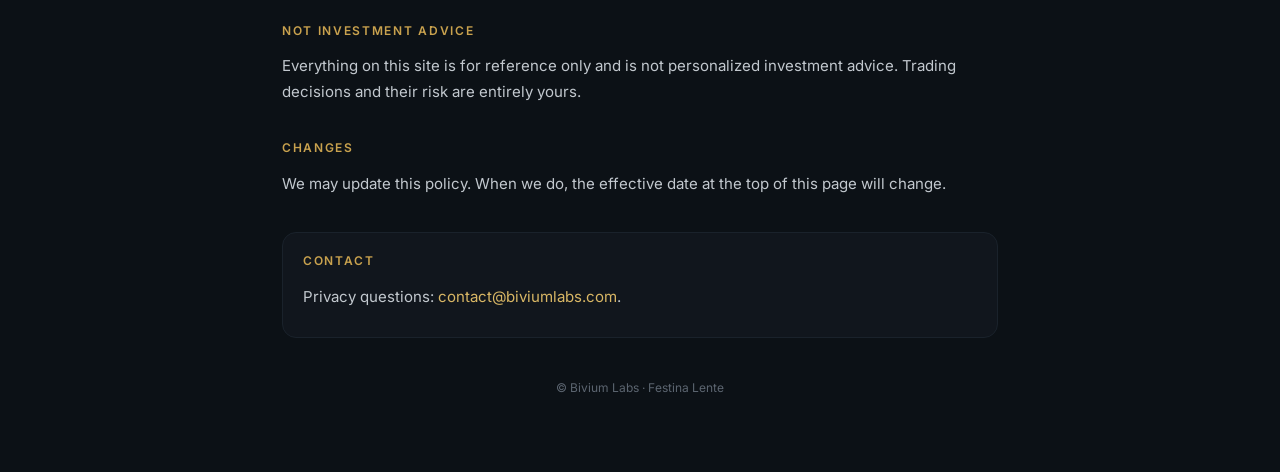
<file: privacy.html>
<!doctype html>
<!--
  Privacy Policy for Phantom US (served extensionless at /privacy on GitHub Pages).
  Self-contained like index.html: inline CSS, no app.js/style.css dependency, only
  same-origin self-hosted fonts. Modeled on VN's web/privacy.html but written against
  what THIS web app actually does: optional Supabase email+password account, per-account
  tracked_items (portfolio/watchlist tickers + sort order + timestamps), session token in
  browser storage, static hosting. No analytics of any kind on this site. If the app's
  data collection changes, update this page AND the effective date together.
-->
<html lang="en">
<head>
  <meta charset="utf-8" />
  <meta name="viewport" content="width=device-width, initial-scale=1" />
  <title>Privacy Policy · Phantom US · Bivium Labs</title>
  <meta name="description" content="Privacy policy for Phantom US (Bivium Labs): minimal collection, no ads, no tracking, no third-party analytics. Accounts are optional and store only your watchlist and portfolio tickers." />
  <link rel="canonical" href="https://us.biviumlabs.com/privacy" />
  <meta name="robots" content="index, follow" />
  <meta name="theme-color" content="#0C1116" />
  <link rel="icon" type="image/svg+xml" href="favicon.svg" />
  <style>
    @font-face {
      font-family: 'Inter'; font-style: normal; font-weight: 100 900; font-display: swap;
      src: url('inter-latin.woff2') format('woff2');
    }
    @font-face {
      font-family: 'Cormorant Garamond'; font-style: normal; font-weight: 500; font-display: swap;
      src: url('cormorant-garamond-normal-500-latin.woff2') format('woff2');
    }
    :root {
      --bg: #0C1116; --panel: #11161D; --line: #283139; --hair: #1A222B;
      --txt: #E9EAEC; --sub: #C2C8CE; --mut: #8B939C; --dim: #5C6570;
      --gold: #C9A24E; --gold-2: #D9B765;
      --ui: 'Inter', system-ui, -apple-system, 'Segoe UI', Roboto, sans-serif;
      --voice: 'Cormorant Garamond', Georgia, 'Times New Roman', serif;
    }
    * { box-sizing: border-box; }
    html, body { margin: 0; background: var(--bg); }
    body {
      font-family: var(--ui); color: var(--sub);
      line-height: 1.7; font-size: 15px;
      -webkit-font-smoothing: antialiased;
    }
    ::selection { background: rgba(201,162,78,.28); }
    main { max-width: 760px; margin: 0 auto; padding: 40px 22px 64px; }
    .brand { display: flex; align-items: center; gap: 12px; margin-bottom: 30px; text-decoration: none; }
    .brand-name {
      font-family: var(--ui); font-size: 14px; font-weight: 600; letter-spacing: .18em;
      text-transform: uppercase; color: var(--txt);
    }
    .brand-sub { font-size: 10px; letter-spacing: .2em; color: var(--mut); margin-top: 3px; }
    h1 { font-family: var(--voice); font-weight: 500; font-size: 32px; color: var(--txt); margin: 0; line-height: 1.2; }
    .eff { color: var(--mut); font-size: 13px; margin: 10px 0 0; }
    .rule { width: 36px; height: 2px; background: var(--gold); border: 0; border-radius: 1px; margin: 16px 0 4px; }
    h2 {
      font-size: 12px; letter-spacing: .14em; color: var(--gold);
      text-transform: uppercase; font-weight: 600; font-family: var(--ui);
      margin: 34px 0 12px;
    }
    p { margin: 0 0 10px; }
    ul { margin: 0; padding: 0; list-style: none; }
    li { position: relative; padding-left: 18px; margin-bottom: 9px; }
    li::before { content: '•'; position: absolute; left: 2px; color: var(--gold-2); }
    .contact {
      margin-top: 36px; background: var(--panel);
      border: 1px solid var(--hair); border-radius: 14px; padding: 18px 20px;
    }
    .contact h2 { margin-top: 0; }
    a { color: var(--gold-2); text-decoration: none; }
    a:hover { text-decoration: underline; }
    a:focus-visible { outline: 2px solid var(--gold-2); outline-offset: 3px; border-radius: 4px; }
    .foot { color: var(--dim); font-size: 12px; text-align: center; margin-top: 40px; }
    strong { color: var(--txt); font-weight: 600; }
  </style>
</head>
<body>
  <main>
    <a class="brand" href="/">
      <svg width="36" height="36" viewBox="0 0 26 26" aria-hidden="true">
        <rect x="0" y="0" width="26" height="26" rx="5" fill="#0C1116"></rect>
        <circle cx="13" cy="13" r="10" fill="none" stroke="#C9A24E" stroke-width="1"></circle>
        <polygon points="13,6 19,18 7,18" fill="none" stroke="#C9A24E" stroke-width="1" stroke-linejoin="round" stroke-linecap="round"></polygon>
        <circle cx="13" cy="15.8" r="0.9" fill="#D9B765"></circle>
      </svg>
      <span>
        <span class="brand-name" style="display:block">Phantom US</span>
        <span class="brand-sub" style="display:block">BIVIUM LABS</span>
      </span>
    </a>

    <h1>Privacy Policy</h1>
    <p class="eff">Effective July 21, 2026 · Bivium Labs</p>
    <hr class="rule" />

    <h2>Summary</h2>
    <p>Phantom US shows display-only, end-of-day research signals for US stocks. You can use
    the whole public site without an account. An account is optional and exists only to save
    a private watchlist and portfolio list; we collect the minimum needed for that and
    nothing more.</p>

    <h2>Data we collect</h2>
    <ul>
      <li><strong>Account (optional):</strong> your email address and a password. The password
        is hashed by our authentication provider; we never store or see it in plain text.</li>
      <li><strong>Watchlist &amp; portfolio:</strong> the tickers you add, their sort order,
        and when you added them. Stored per account and visible only to you.</li>
      <li><strong>Session:</strong> a login token kept in your browser's local storage so you
        stay signed in. Clearing site data removes it.</li>
      <li><strong>Hosting logs:</strong> this is a static site; its hosting provider may keep
        standard server logs (such as IP address and request time) to operate the service.</li>
    </ul>

    <h2>What we do NOT do</h2>
    <ul>
      <li>No advertising, no behavioral tracking, and no third-party analytics on this site.</li>
      <li>No selling, renting, or sharing of your personal data for marketing purposes.</li>
      <li>No collection beyond what is listed above.</li>
    </ul>

    <h2>How we use data</h2>
    <ul>
      <li>To authenticate you and keep you signed in.</li>
      <li>To store and display your private watchlist and portfolio list.</li>
      <li>To respond when you contact us by email.</li>
    </ul>

    <h2>Storage &amp; security</h2>
    <p>Account and list data are stored with a third-party cloud service and isolated per
    account (row-level security): only you, after signing in, can access your lists. Data
    travels over encrypted connections (HTTPS). We apply reasonable safeguards, but no method
    of transmission or storage is 100% secure.</p>

    <h2>Sharing</h2>
    <p>We share data only with the cloud providers that operate authentication, storage, and
    static hosting for us, acting as data processors. Beyond that, we do not share your
    personal data with any third party for commercial purposes, unless required by law.</p>

    <h2>Retention &amp; deletion</h2>
    <p>We keep your data while your account is active. You can delete your account and all of
    its data yourself, immediately, in the app (Account &rarr; Delete account), or by emailing
    <a href="mailto:contact@biviumlabs.com">contact@biviumlabs.com</a> from the address you
    registered with; email requests are processed within a reasonable time (normally within 30
    days), except where the law requires retention. Full instructions:
    <a href="/delete-account">how to delete your account</a>. You can also add or remove
    watchlist and portfolio entries yourself at any time in the app.</p>

    <h2>Children</h2>
    <p>This site is not directed to, and does not knowingly collect data from, anyone under 16.</p>

    <h2>Not investment advice</h2>
    <p>Everything on this site is for reference only and is not personalized investment
    advice. Trading decisions and their risk are entirely yours.</p>

    <h2>Changes</h2>
    <p>We may update this policy. When we do, the effective date at the top of this page
    will change.</p>

    <div class="contact">
      <h2>Contact</h2>
      <p>Privacy questions: <a href="mailto:contact@biviumlabs.com">contact@biviumlabs.com</a>.</p>
    </div>

    <p class="foot">© Bivium Labs · Festina Lente</p>
  </main>
</body>
</html>
</file>
